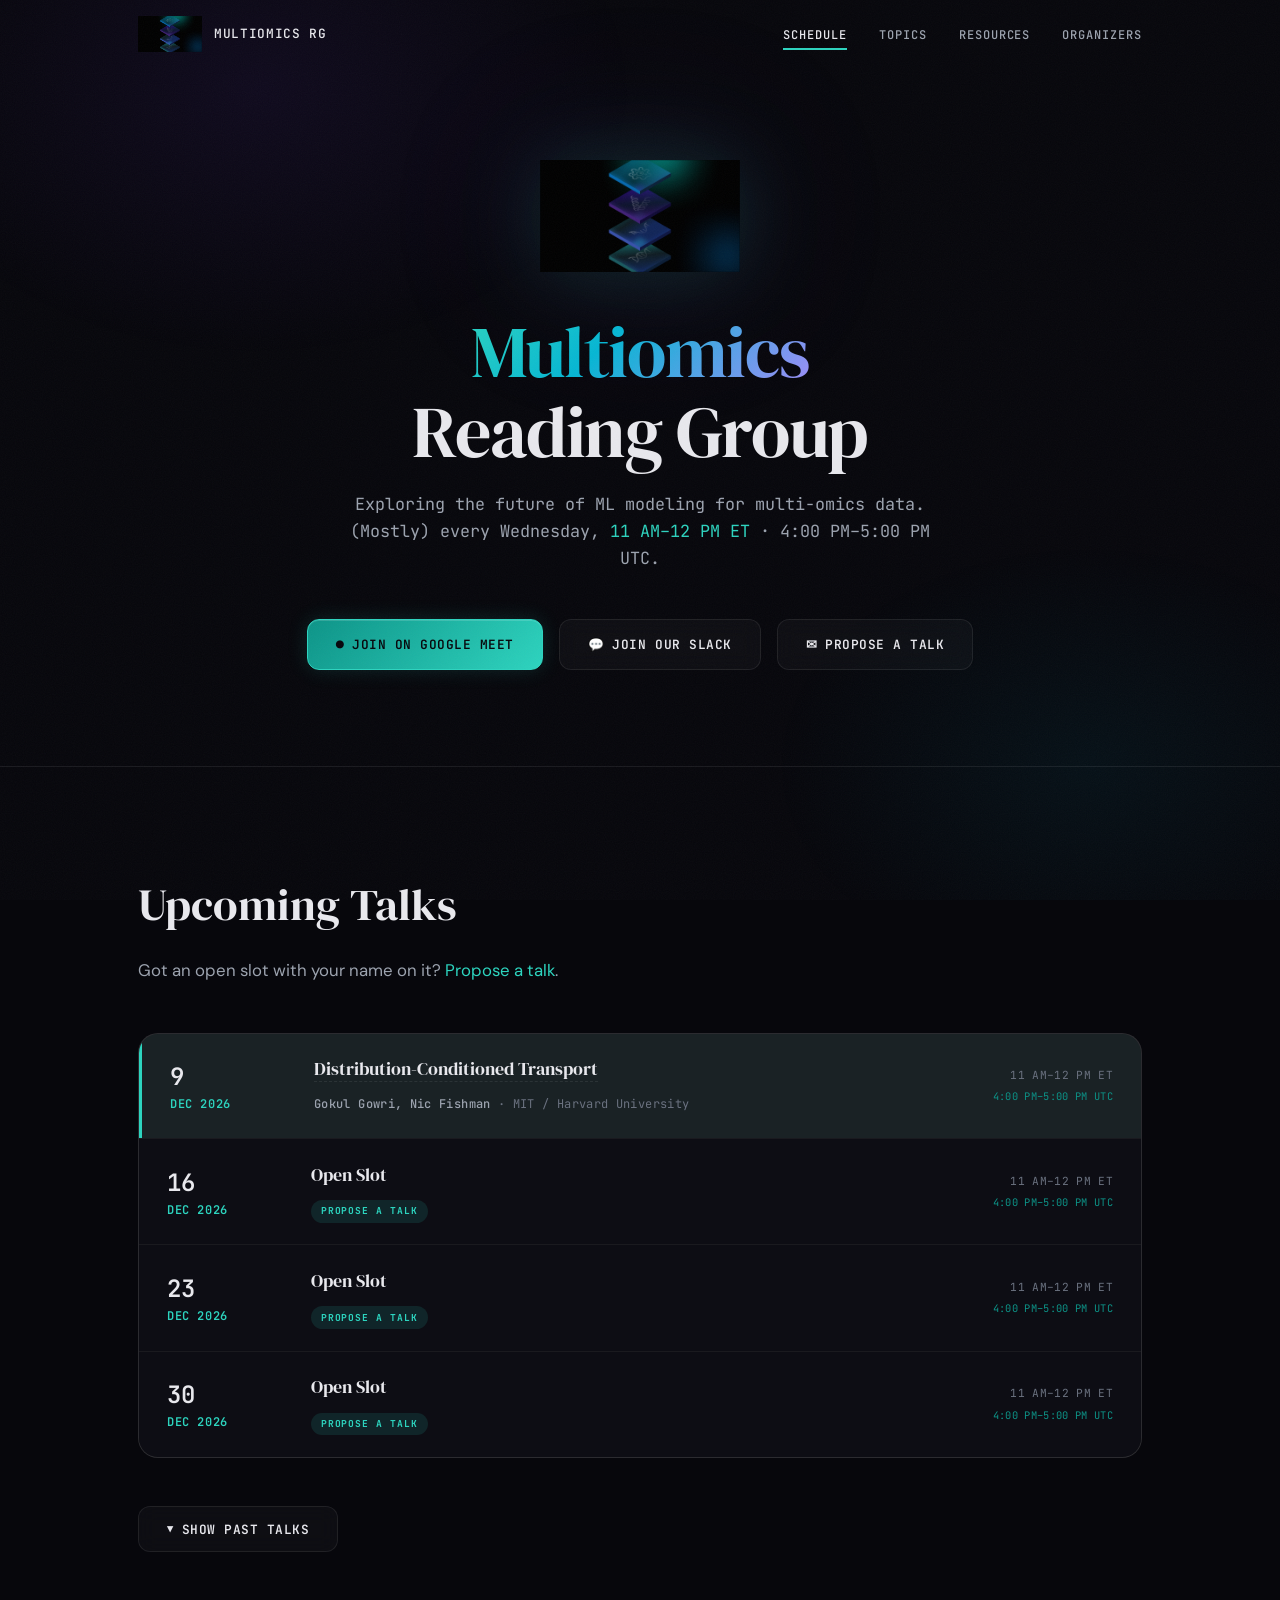
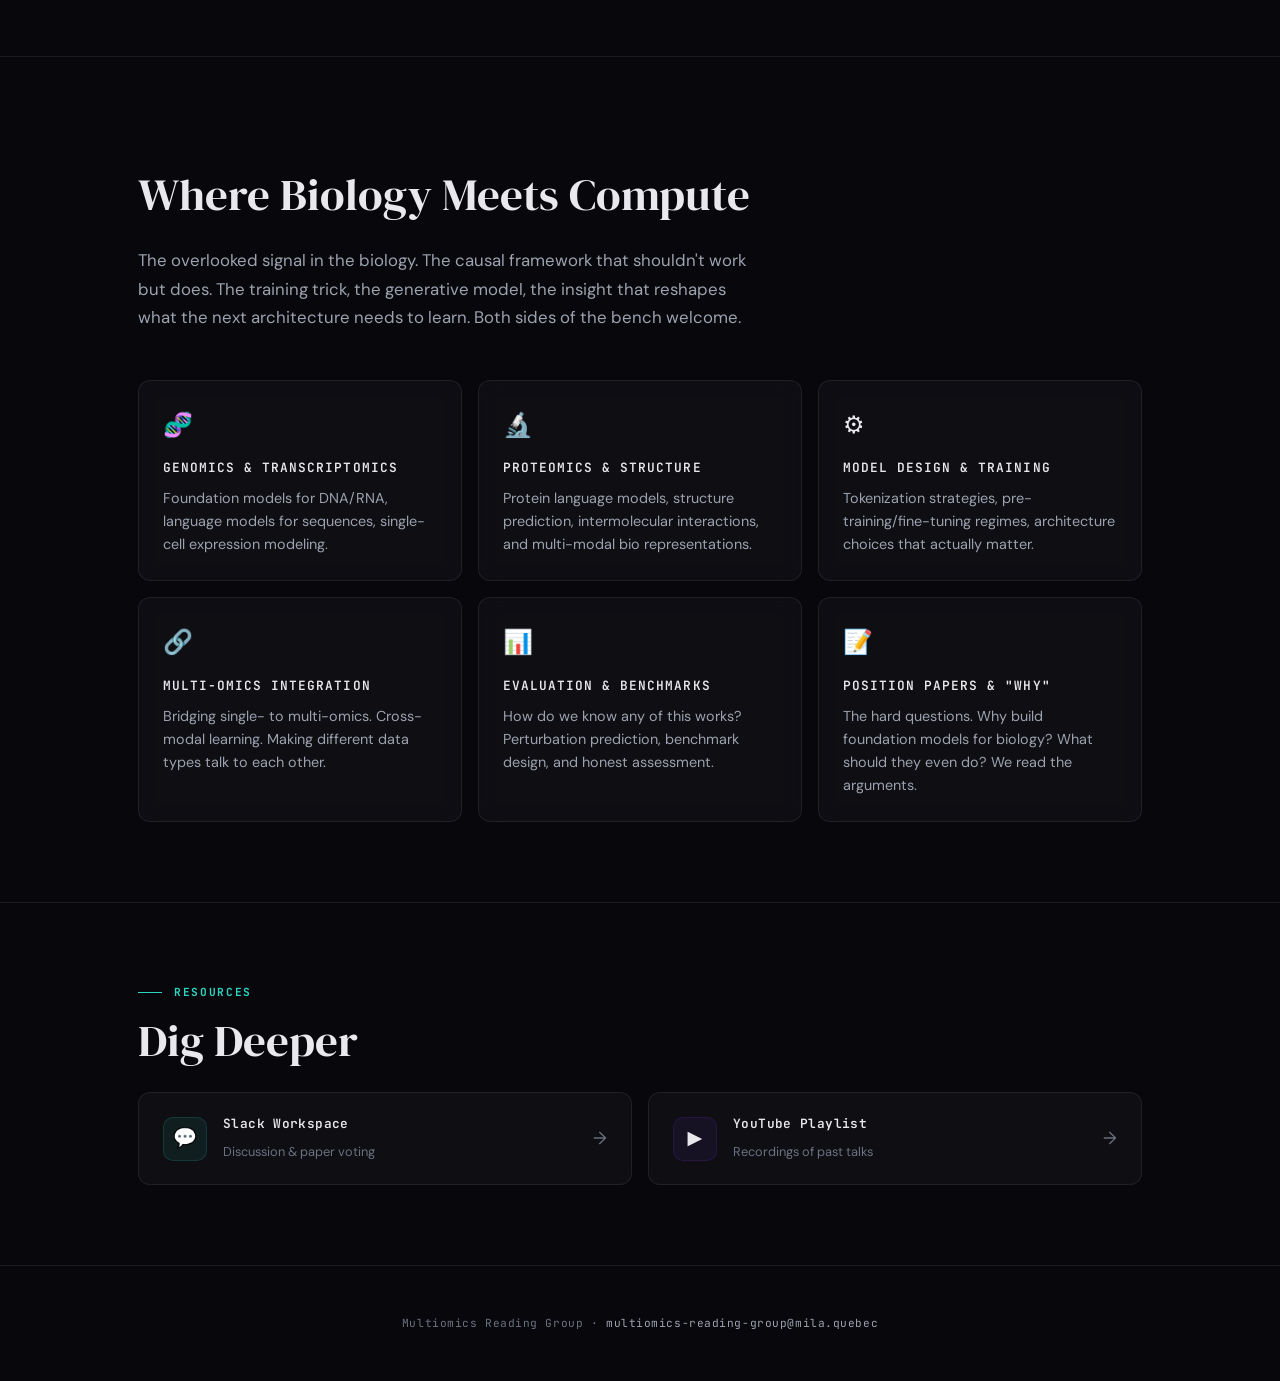
<file: index.html>
<!DOCTYPE html>
<html lang="en">
<head>
  <meta charset="UTF-8">
  <meta name="viewport" content="width=device-width, initial-scale=1.0">
  <title>Multiomics Reading Group</title>
  <meta name="description" content="Exploring the future of ML modeling for multi-omics data. Weekly talks on genomics, transcriptomics, proteomics, and more.">
  <meta name="theme-color" content="#07070c">
  <link rel="icon" type="image/png" href="assets/logo.png">
  <link rel="preconnect" href="https://fonts.googleapis.com">
  <link rel="preconnect" href="https://fonts.gstatic.com" crossorigin>
  <link rel="stylesheet" href="https://fonts.googleapis.com/css2?family=DM+Sans:ital,wght@0,400;0,500;0,700;1,400&family=DM+Serif+Display:ital@0;1&family=JetBrains+Mono:wght@400;500;700&display=swap">
  <link rel="stylesheet" href="assets/style.css">
  <!-- Google Analytics -->
  <script async src="https://www.googletagmanager.com/gtag/js?id=G-GBHXXDXN7W"></script>
  <script>
    window.dataLayer = window.dataLayer || [];
    function gtag(){dataLayer.push(arguments);}
    gtag('js', new Date());
    gtag('config', 'G-GBHXXDXN7W');
  </script>
</head>
<body>

  <a href="#main" class="skip-link">Skip to content</a>
  <div class="bg-glow" aria-hidden="true"></div>

  <!-- ======== NAV ======== -->
  <nav class="nav" role="navigation" aria-label="Main">
    <div class="container">
      <a href="index.html" class="nav-brand" aria-label="Home">
        <img src="assets/logo.png" alt="" width="36" height="36">
        <span>Multiomics RG</span>
      </a>
      <button class="nav-toggle" aria-label="Toggle menu" aria-expanded="false">
        <span></span><span></span><span></span>
      </button>
      <ul class="nav-links">
        <li><a href="#schedule" class="active">Schedule</a></li>
        <li><a href="#topics">Topics</a></li>
        <li><a href="#resources">Resources</a></li>
        <li><a href="organizers.html">Organizers</a></li>
      </ul>
    </div>
  </nav>

  <!-- ======== HERO ======== -->
  <main id="main">
    <section class="hero">
      <div class="container">
        <img src="assets/logo.png" alt="Multiomics Reading Group logo" class="hero-logo fade-up">
        <h1 class="fade-up">
          <span class="accent">Multiomics</span><br>Reading Group
        </h1>
        <p class="hero-tagline fade-up">
          Exploring the future of ML modeling for multi-omics data.<br>
          (Mostly) every Wednesday, <em>11 AM–12 PM ET</em><span id="hero-local-time"></span>.
        </p>
        <div class="cta-group fade-up">
          <a href="https://meet.google.com/bvv-fcdn-rxm" class="btn btn-primary" target="_blank" rel="noopener">
            <span aria-hidden="true">&#9679;</span> Join on Google Meet
          </a>
          <a href="https://join.slack.com/t/multiomics-rg/shared_invite/zt-3h75lf643-GU70MKYouIiuFIWMczLGPQ" class="btn btn-secondary" target="_blank" rel="noopener">
            <span aria-hidden="true">&#x1F4AC;</span> Join Our Slack
          </a>
          <a href="mailto:multiomics-reading-group@mila.quebec" class="btn btn-secondary">
            <span aria-hidden="true">&#9993;</span> Propose a Talk
          </a>
        </div>
      </div>
    </section>

    <!-- ======== SCHEDULE ======== -->
    <section id="schedule">
      <div class="container">
        <div class="section-label fade-up">Schedule</div>
        <h2 class="section-title fade-up">Upcoming Talks</h2>
        <p class="section-subtitle fade-up">
          Got an open slot with your name on it? <a href="mailto:multiomics-reading-group@mila.quebec">Propose a talk</a>.
        </p>

        <div id="upcoming-talks" class="schedule-list fade-up" role="list" aria-label="Upcoming talks">
          <p class="schedule-empty">Loading schedule&hellip;</p>
        </div>

        <!-- Past talks: collapsed by default -->
        <div style="margin-top: 3rem;">
          <button id="past-toggle" class="btn btn-secondary" aria-expanded="false" aria-controls="past-section" style="margin-bottom: 1.5rem;">
            <span class="toggle-arrow" style="display:inline-block;transition:transform 0.3s;" aria-hidden="true">&#9660;</span>
            <span class="toggle-text">Show Past Talks</span>
          </button>
          <div id="past-section" aria-hidden="true" style="display:none;">
            <div id="past-talks" role="list" aria-label="Past talks">
              <p class="schedule-empty">Loading&hellip;</p>
            </div>
          </div>
        </div>
      </div>
    </section>

    <!-- ======== TOPICS ======== -->
    <section id="topics" style="border-top: 1px solid var(--glass-border);">
      <div class="container">
        <div class="section-label fade-up">What We Cover</div>
        <h2 class="section-title fade-up">Where Biology Meets Compute</h2>
        <p class="section-subtitle fade-up">
          The overlooked signal in the biology. The causal framework that shouldn't work but does. The training trick, the generative model, the insight that reshapes what the next architecture needs to learn. Both sides of the bench welcome.
        </p>
        <div class="topics-grid stagger">
          <div class="topic-card fade-up">
            <span class="topic-icon" aria-hidden="true">&#x1F9EC;</span>
            <h3>Genomics &amp; Transcriptomics</h3>
            <p>Foundation models for DNA/RNA, language models for sequences, single-cell expression modeling.</p>
          </div>
          <div class="topic-card fade-up">
            <span class="topic-icon" aria-hidden="true">&#x1F52C;</span>
            <h3>Proteomics &amp; Structure</h3>
            <p>Protein language models, structure prediction, intermolecular interactions, and multi-modal bio representations.</p>
          </div>
          <div class="topic-card fade-up">
            <span class="topic-icon" aria-hidden="true">&#x2699;&#xFE0F;</span>
            <h3>Model Design &amp; Training</h3>
            <p>Tokenization strategies, pre-training/fine-tuning regimes, architecture choices that actually matter.</p>
          </div>
          <div class="topic-card fade-up">
            <span class="topic-icon" aria-hidden="true">&#x1F517;</span>
            <h3>Multi-Omics Integration</h3>
            <p>Bridging single- to multi-omics. Cross-modal learning. Making different data types talk to each other.</p>
          </div>
          <div class="topic-card fade-up">
            <span class="topic-icon" aria-hidden="true">&#x1F4CA;</span>
            <h3>Evaluation &amp; Benchmarks</h3>
            <p>How do we know any of this works? Perturbation prediction, benchmark design, and honest assessment.</p>
          </div>
          <div class="topic-card fade-up">
            <span class="topic-icon" aria-hidden="true">&#x1F4DD;</span>
            <h3>Position Papers &amp; "Why"</h3>
            <p>The hard questions. Why build foundation models for biology? What should they even do? We read the arguments.</p>
          </div>
        </div>
      </div>
    </section>

    <!-- ======== RESOURCES ======== -->
    <section id="resources" style="border-top: 1px solid var(--glass-border);">
      <div class="container">
        <div class="section-label fade-up">Resources</div>
        <h2 class="section-title fade-up">Dig Deeper</h2>
        <div class="resources-row fade-up">
          <a href="https://join.slack.com/t/multiomics-rg/shared_invite/zt-3h75lf643-GU70MKYouIiuFIWMczLGPQ" class="resource-link" target="_blank" rel="noopener">
            <div class="resource-icon" aria-hidden="true">&#x1F4AC;</div>
            <div class="resource-text">
              <strong>Slack Workspace</strong>
              <span>Discussion &amp; paper voting</span>
            </div>
            <span class="resource-arrow" aria-hidden="true">&rarr;</span>
          </a>
          <a href="https://www.youtube.com/playlist?list=PLoVkjhDgBOt1W6a6Gc2KCGvZNg_fVamD-" class="resource-link" target="_blank" rel="noopener">
            <div class="resource-icon" aria-hidden="true">&#x25B6;</div>
            <div class="resource-text">
              <strong>YouTube Playlist</strong>
              <span>Recordings of past talks</span>
            </div>
            <span class="resource-arrow" aria-hidden="true">&rarr;</span>
          </a>
        </div>
      </div>
    </section>
  </main>

  <!-- ======== FOOTER ======== -->
  <footer class="footer">
    <div class="container">
      <p>Multiomics Reading Group &middot; <a href="mailto:multiomics-reading-group@mila.quebec">multiomics-reading-group@mila.quebec</a></p>
    </div>
  </footer>

  <script src="js/main.js"></script>
</body>
</html>
</file>
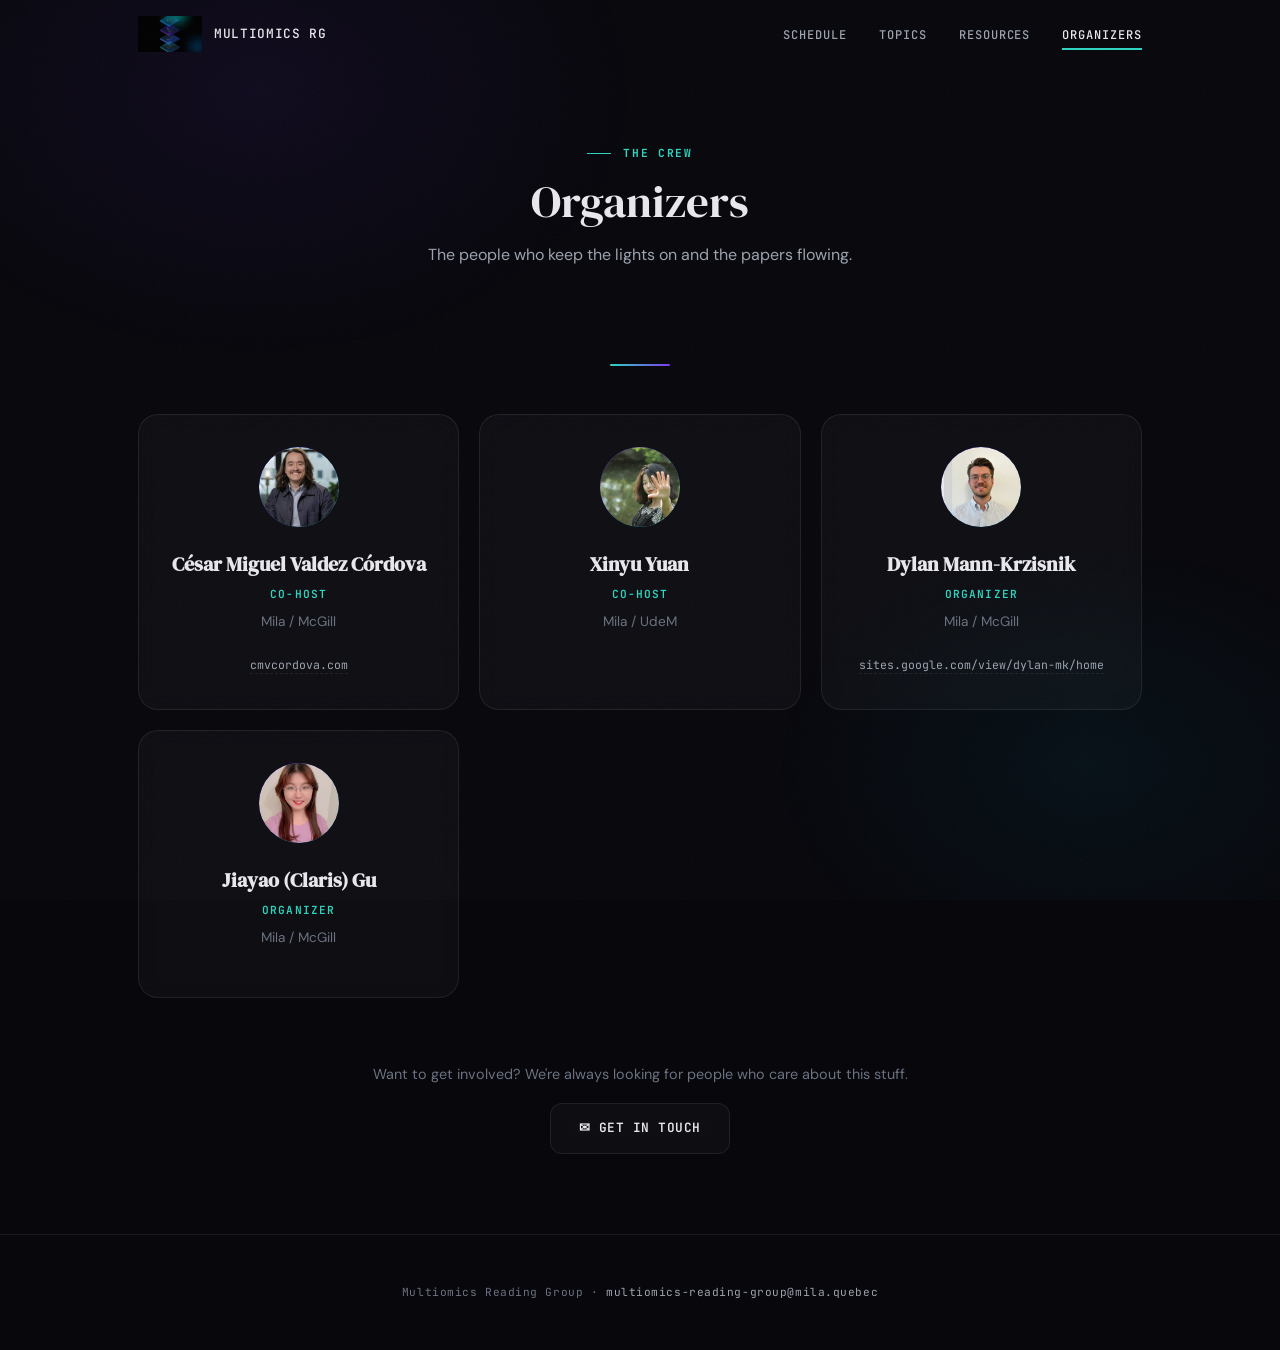
<file: organizers.html>
<!DOCTYPE html>
<html lang="en">
<head>
  <meta charset="UTF-8">
  <meta name="viewport" content="width=device-width, initial-scale=1.0">
  <title>Organizers — Multiomics Reading Group</title>
  <meta name="description" content="Meet the organizing committee of the Multiomics Reading Group.">
  <meta name="theme-color" content="#07070c">
  <link rel="icon" type="image/png" href="assets/logo.png">
  <link rel="preconnect" href="https://fonts.googleapis.com">
  <link rel="preconnect" href="https://fonts.gstatic.com" crossorigin>
  <link rel="stylesheet" href="https://fonts.googleapis.com/css2?family=DM+Sans:ital,wght@0,400;0,500;0,700;1,400&family=DM+Serif+Display:ital@0;1&family=JetBrains+Mono:wght@400;500;700&display=swap">
  <link rel="stylesheet" href="assets/style.css">
  <!-- Google Analytics -->
  <script async src="https://www.googletagmanager.com/gtag/js?id=G-GBHXXDXN7W"></script>
  <script>
    window.dataLayer = window.dataLayer || [];
    function gtag(){dataLayer.push(arguments);}
    gtag('js', new Date());
    gtag('config', 'G-GBHXXDXN7W');
  </script>
</head>
<body>

  <a href="#main" class="skip-link">Skip to content</a>
  <div class="bg-glow" aria-hidden="true"></div>

  <!-- ======== NAV ======== -->
  <nav class="nav" role="navigation" aria-label="Main">
    <div class="container">
      <a href="index.html" class="nav-brand" aria-label="Home">
        <img src="assets/logo.png" alt="" width="36" height="36">
        <span>Multiomics RG</span>
      </a>
      <button class="nav-toggle" aria-label="Toggle menu" aria-expanded="false">
        <span></span><span></span><span></span>
      </button>
      <ul class="nav-links">
        <li><a href="index.html#schedule">Schedule</a></li>
        <li><a href="index.html#topics">Topics</a></li>
        <li><a href="index.html#resources">Resources</a></li>
        <li><a href="organizers.html" class="active">Organizers</a></li>
      </ul>
    </div>
  </nav>

  <!-- ======== MAIN ======== -->
  <main id="main">
    <section class="page-header">
      <div class="container">
        <div class="section-label fade-up">The Crew</div>
        <h1 class="section-title fade-up">Organizers</h1>
        <p class="fade-up">The people who keep the lights on and the papers flowing.</p>
      </div>
    </section>

    <div class="divider"></div>

    <section style="padding-top: 0;">
      <div class="container">
        <div id="organizers-grid" class="organizers-grid stagger">
          <!-- Rendered by main.js -->
        </div>

        <div style="margin-top: 4rem; text-align: center;" class="fade-up">
          <p style="color: var(--text-muted); font-size: 0.9rem; margin-bottom: 1rem;">
            Want to get involved? We're always looking for people who care about this stuff.
          </p>
          <a href="mailto:multiomics-reading-group@mila.quebec" class="btn btn-secondary">
            <span aria-hidden="true">&#9993;</span> Get in Touch
          </a>
        </div>
      </div>
    </section>
  </main>

  <!-- ======== FOOTER ======== -->
  <footer class="footer">
    <div class="container">
      <p>Multiomics Reading Group &middot; <a href="mailto:multiomics-reading-group@mila.quebec">multiomics-reading-group@mila.quebec</a></p>
    </div>
  </footer>

  <script src="js/main.js"></script>
</body>
</html>
</file>
<file: assets/style.css>
/* ============================================
   MULTIOMICS READING GROUP — Main Stylesheet
   Scholar-punk dark mode. Glass + grit.
   ============================================ */

/* --- Fonts ---
   DM Serif Display: editorial weight for headings
   JetBrains Mono: hacker energy for labels/meta
   DM Sans: readable body
   Loaded via <link> in HTML (not @import) to avoid render-blocking waterfall.
*/

/* --- Variables --- */
:root {
  --bg-deep: #07070c;
  --bg-surface: #0d0d14;
  --bg-card: rgba(255, 255, 255, 0.03);
  --bg-card-hover: rgba(255, 255, 255, 0.06);
  --glass-border: rgba(255, 255, 255, 0.08);
  --glass-border-hover: rgba(255, 255, 255, 0.15);

  --teal: #2dd4bf;
  --teal-dim: #0d9488;
  --cyan: #06b6d4;
  --purple: #7c3aed;
  --purple-glow: #a78bfa;
  --blue: #2563eb;
  --blue-bright: #60a5fa;

  --text-primary: #e8e8ed;
  --text-secondary: #9ca3af;
  --text-muted: #6b7280;

  --font-display: 'DM Serif Display', Georgia, serif;
  --font-body: 'DM Sans', system-ui, sans-serif;
  --font-mono: 'JetBrains Mono', 'Fira Code', monospace;

  --radius: 12px;
  --radius-lg: 20px;
  --transition: 0.3s cubic-bezier(0.4, 0, 0.2, 1);
}

/* --- Reset & Base --- */
*, *::before, *::after {
  margin: 0;
  padding: 0;
  box-sizing: border-box;
}

html {
  scroll-behavior: smooth;
  -webkit-font-smoothing: antialiased;
  -moz-osx-font-smoothing: grayscale;
}

body {
  font-family: var(--font-body);
  background: var(--bg-deep);
  color: var(--text-primary);
  line-height: 1.7;
  overflow-x: hidden;
  min-height: 100vh;
}

/* --- Noise texture overlay --- */
body::before {
  content: '';
  position: fixed;
  inset: 0;
  z-index: 9999;
  pointer-events: none;
  opacity: 0.035;
  background-image: url("data:image/svg+xml,%3Csvg viewBox='0 0 256 256' xmlns='http://www.w3.org/2000/svg'%3E%3Cfilter id='noise'%3E%3CfeTurbulence type='fractalNoise' baseFrequency='0.9' numOctaves='4' stitchTiles='stitch'/%3E%3C/filter%3E%3Crect width='100%25' height='100%25' filter='url(%23noise)'/%3E%3C/svg%3E");
  background-repeat: repeat;
  background-size: 256px 256px;
}

/* --- Ambient background gradients --- */
.bg-glow {
  position: fixed;
  inset: 0;
  z-index: -1;
  overflow: hidden;
  pointer-events: none;
}

.bg-glow::before {
  content: '';
  position: absolute;
  top: -20%;
  left: -10%;
  width: 60%;
  height: 60%;
  background: radial-gradient(ellipse, rgba(124, 58, 237, 0.08) 0%, transparent 70%);
  animation: drift-1 25s ease-in-out infinite;
}

.bg-glow::after {
  content: '';
  position: absolute;
  bottom: -10%;
  right: -10%;
  width: 50%;
  height: 50%;
  background: radial-gradient(ellipse, rgba(6, 182, 212, 0.06) 0%, transparent 70%);
  animation: drift-2 30s ease-in-out infinite;
}

@keyframes drift-1 {
  0%, 100% { transform: translate(0, 0) scale(1); }
  33% { transform: translate(5%, 10%) scale(1.1); }
  66% { transform: translate(-3%, -5%) scale(0.95); }
}

@keyframes drift-2 {
  0%, 100% { transform: translate(0, 0) scale(1); }
  50% { transform: translate(-8%, -5%) scale(1.15); }
}

/* --- Selection --- */
::selection {
  background: rgba(45, 212, 191, 0.25);
  color: #fff;
}

/* --- Links --- */
a {
  color: var(--teal);
  text-decoration: none;
  transition: color var(--transition);
}
a:hover {
  color: var(--cyan);
}
a:focus-visible {
  outline: 2px solid var(--teal);
  outline-offset: 3px;
  border-radius: 3px;
}

/* --- Layout --- */
.container {
  max-width: 1100px;
  margin: 0 auto;
  padding: 0 clamp(1.25rem, 4vw, 3rem);
}

/* ===========================
   NAVIGATION
   =========================== */
.nav {
  position: fixed;
  top: 0;
  left: 0;
  right: 0;
  z-index: 100;
  padding: 1rem 0;
  transition: background var(--transition), backdrop-filter var(--transition);
}

.nav.scrolled {
  background: rgba(7, 7, 12, 0.85);
  backdrop-filter: blur(20px) saturate(1.5);
  border-bottom: 1px solid var(--glass-border);
}

.nav .container {
  display: flex;
  align-items: center;
  justify-content: space-between;
}

.nav-brand {
  display: flex;
  align-items: center;
  gap: 0.75rem;
  text-decoration: none;
  color: var(--text-primary);
}

.nav-brand img {
  height: 36px;
  width: auto;
}

.nav-brand span {
  font-family: var(--font-mono);
  font-size: 0.8rem;
  font-weight: 500;
  letter-spacing: 0.05em;
  text-transform: uppercase;
}

.nav-links {
  display: flex;
  align-items: center;
  gap: 2rem;
  list-style: none;
}

.nav-links a {
  font-family: var(--font-mono);
  font-size: 0.75rem;
  font-weight: 500;
  letter-spacing: 0.08em;
  text-transform: uppercase;
  color: var(--text-secondary);
  padding: 0.4rem 0;
  position: relative;
}

.nav-links a::after {
  content: '';
  position: absolute;
  bottom: 0;
  left: 0;
  width: 0;
  height: 1.5px;
  background: var(--teal);
  transition: width var(--transition);
}

.nav-links a:hover,
.nav-links a.active {
  color: var(--text-primary);
}

.nav-links a:hover::after,
.nav-links a.active::after {
  width: 100%;
}

/* Mobile nav toggle */
.nav-toggle {
  display: none;
  flex-direction: column;
  gap: 5px;
  background: none;
  border: none;
  cursor: pointer;
  padding: 4px;
}

.nav-toggle span {
  display: block;
  width: 22px;
  height: 2px;
  background: var(--text-secondary);
  transition: var(--transition);
  border-radius: 1px;
}

/* ===========================
   HERO
   =========================== */
.hero {
  padding: 10rem 0 5rem;
  text-align: center;
  position: relative;
}

.hero-logo {
  width: clamp(100px, 18vw, 200px);
  height: auto;
  margin-bottom: 2rem;
  filter: drop-shadow(0 0 40px rgba(45, 212, 191, 0.15))
          drop-shadow(0 0 80px rgba(124, 58, 237, 0.1));
  animation: float 8s ease-in-out infinite;
}

@keyframes float {
  0%, 100% { transform: translateY(0); }
  50% { transform: translateY(-12px); }
}

.hero h1 {
  font-family: var(--font-display);
  font-size: clamp(2.5rem, 6vw, 4.5rem);
  font-weight: 400;
  line-height: 1.1;
  margin-bottom: 1.25rem;
  letter-spacing: -0.02em;
}

.hero h1 .accent {
  background: linear-gradient(135deg, var(--teal) 0%, var(--cyan) 40%, var(--purple-glow) 100%);
  -webkit-background-clip: text;
  -webkit-text-fill-color: transparent;
  background-clip: text;
}

.hero-tagline {
  font-family: var(--font-mono);
  font-size: clamp(0.85rem, 1.8vw, 1.05rem);
  color: var(--text-secondary);
  max-width: 600px;
  margin: 0 auto 3rem;
  font-weight: 400;
  line-height: 1.6;
}

.hero-tagline em {
  color: var(--teal);
  font-style: normal;
}

/* --- CTA Buttons --- */
.cta-group {
  display: flex;
  justify-content: center;
  gap: 1rem;
  flex-wrap: wrap;
  margin-bottom: 1rem;
}

.btn {
  display: inline-flex;
  align-items: center;
  gap: 0.5rem;
  font-family: var(--font-mono);
  font-size: 0.8rem;
  font-weight: 600;
  letter-spacing: 0.04em;
  text-transform: uppercase;
  padding: 0.85rem 1.75rem;
  border-radius: var(--radius);
  border: 1px solid transparent;
  cursor: pointer;
  text-decoration: none;
  transition: all var(--transition);
  position: relative;
  overflow: hidden;
}

.btn-primary {
  background: linear-gradient(135deg, var(--teal-dim), var(--teal));
  color: var(--bg-deep);
  border-color: var(--teal);
  box-shadow: 0 0 20px rgba(45, 212, 191, 0.15),
              inset 0 1px 0 rgba(255, 255, 255, 0.15);
}

.btn-primary:hover {
  background: linear-gradient(135deg, var(--teal), #5eead4);
  color: var(--bg-deep);
  box-shadow: 0 0 30px rgba(45, 212, 191, 0.3),
              0 4px 20px rgba(45, 212, 191, 0.15);
  transform: translateY(-2px);
}

.btn-secondary {
  background: var(--bg-card);
  color: var(--text-primary);
  border-color: var(--glass-border);
  backdrop-filter: blur(10px);
}

.btn-secondary:hover {
  background: var(--bg-card-hover);
  border-color: var(--purple-glow);
  color: var(--purple-glow);
  box-shadow: 0 0 25px rgba(124, 58, 237, 0.1);
  transform: translateY(-2px);
}

/* ===========================
   SECTIONS
   =========================== */
section {
  padding: 5rem 0;
}

.section-label {
  font-family: var(--font-mono);
  font-size: 0.7rem;
  font-weight: 700;
  letter-spacing: 0.15em;
  text-transform: uppercase;
  color: var(--teal);
  margin-bottom: 0.75rem;
  display: flex;
  align-items: center;
  gap: 0.75rem;
}

.section-label::before {
  content: '';
  display: block;
  width: 24px;
  height: 1.5px;
  background: var(--teal);
}

.section-title {
  font-family: var(--font-display);
  font-size: clamp(1.8rem, 4vw, 2.8rem);
  font-weight: 400;
  margin-bottom: 1.5rem;
  line-height: 1.2;
}

.section-subtitle {
  color: var(--text-secondary);
  font-size: 1.05rem;
  max-width: 620px;
  margin-bottom: 3rem;
  line-height: 1.7;
}

/* ===========================
   SCHEDULE / CALENDAR
   =========================== */
#schedule {
  border-top: 1px solid var(--glass-border);
}

.schedule-list {
  display: flex;
  flex-direction: column;
  gap: 1px;
  background: var(--glass-border);
  border-radius: var(--radius-lg);
  overflow: hidden;
  border: 1px solid var(--glass-border);
}

.schedule-item {
  display: grid;
  grid-template-columns: 120px 1fr auto;
  align-items: center;
  gap: 1.5rem;
  padding: 1.35rem 1.75rem;
  background: var(--bg-surface);
  transition: background var(--transition);
}

.schedule-item:hover {
  background: var(--bg-card-hover);
}

.schedule-item.is-next {
  background: rgba(45, 212, 191, 0.04);
  border-left: 3px solid var(--teal);
}

.schedule-date {
  font-family: var(--font-mono);
  font-size: 0.75rem;
  font-weight: 600;
  color: var(--teal);
  text-transform: uppercase;
  letter-spacing: 0.05em;
  line-height: 1.5;
}

.schedule-date .day {
  font-size: 1.5rem;
  display: block;
  color: var(--text-primary);
  letter-spacing: -0.02em;
}

.schedule-info {
  min-width: 0;
}

.schedule-title {
  font-family: var(--font-display);
  font-size: 1.1rem;
  margin-bottom: 0.25rem;
  color: var(--text-primary);
}

.schedule-speaker {
  font-family: var(--font-mono);
  font-size: 0.75rem;
  color: var(--text-muted);
  letter-spacing: 0.03em;
}

.schedule-speaker strong {
  color: var(--text-secondary);
  font-weight: 500;
}

.schedule-time {
  font-family: var(--font-mono);
  font-size: 0.7rem;
  color: var(--text-muted);
  text-align: right;
  white-space: nowrap;
  letter-spacing: 0.03em;
}

.schedule-local-time {
  display: block;
  color: var(--teal-dim);
  margin-top: 0.2rem;
  font-size: 0.65rem;
}

.schedule-paper-link {
  color: var(--text-primary);
  text-decoration: none;
  border-bottom: 1px dashed var(--glass-border);
  transition: color var(--transition), border-color var(--transition);
}

.schedule-paper-link:hover {
  color: var(--teal);
  border-color: var(--teal);
}

.schedule-badge {
  display: inline-block;
  font-family: var(--font-mono);
  font-size: 0.6rem;
  font-weight: 700;
  letter-spacing: 0.1em;
  text-transform: uppercase;
  padding: 0.2rem 0.6rem;
  border-radius: 99px;
  background: rgba(45, 212, 191, 0.12);
  color: var(--teal);
  margin-top: 0.35rem;
}

/* ===========================
   TOPICS / WHAT WE COVER
   =========================== */
.topics-grid {
  display: grid;
  grid-template-columns: repeat(auto-fill, minmax(280px, 1fr));
  gap: 1rem;
}

.topic-card {
  padding: 1.5rem;
  background: var(--bg-card);
  border: 1px solid var(--glass-border);
  border-radius: var(--radius);
  backdrop-filter: blur(10px);
  transition: all var(--transition);
  position: relative;
  overflow: hidden;
}

.topic-card::before {
  content: '';
  position: absolute;
  top: 0;
  left: 0;
  right: 0;
  height: 2px;
  background: linear-gradient(90deg, transparent, var(--teal), transparent);
  opacity: 0;
  transition: opacity var(--transition);
}

.topic-card:hover {
  border-color: var(--glass-border-hover);
  background: var(--bg-card-hover);
  transform: translateY(-3px);
}

.topic-card:hover::before {
  opacity: 1;
}

.topic-icon {
  font-size: 1.5rem;
  margin-bottom: 0.75rem;
  display: block;
}

.topic-card h3 {
  font-family: var(--font-mono);
  font-size: 0.8rem;
  font-weight: 600;
  text-transform: uppercase;
  letter-spacing: 0.08em;
  margin-bottom: 0.5rem;
  color: var(--text-primary);
}

.topic-card p {
  font-size: 0.9rem;
  color: var(--text-secondary);
  line-height: 1.6;
}

/* ===========================
   RESOURCES
   =========================== */
.resources-row {
  display: grid;
  grid-template-columns: repeat(auto-fit, minmax(280px, 1fr));
  gap: 1rem;
}

.resource-link {
  display: flex;
  align-items: center;
  gap: 1rem;
  padding: 1.25rem 1.5rem;
  background: var(--bg-card);
  border: 1px solid var(--glass-border);
  border-radius: var(--radius);
  transition: all var(--transition);
  text-decoration: none;
  color: var(--text-primary);
}

.resource-link:hover {
  border-color: var(--glass-border-hover);
  background: var(--bg-card-hover);
  transform: translateY(-2px);
  color: var(--text-primary);
}

.resource-icon {
  flex-shrink: 0;
  width: 44px;
  height: 44px;
  border-radius: 10px;
  display: flex;
  align-items: center;
  justify-content: center;
  font-size: 1.2rem;
  background: rgba(45, 212, 191, 0.08);
  border: 1px solid rgba(45, 212, 191, 0.15);
}

.resource-link:nth-child(2) .resource-icon {
  background: rgba(124, 58, 237, 0.08);
  border-color: rgba(124, 58, 237, 0.15);
}

.resource-text {
  min-width: 0;
}

.resource-text strong {
  display: block;
  font-family: var(--font-mono);
  font-size: 0.8rem;
  font-weight: 600;
  letter-spacing: 0.03em;
  margin-bottom: 0.15rem;
}

.resource-text span {
  font-size: 0.8rem;
  color: var(--text-muted);
}

.resource-arrow {
  margin-left: auto;
  font-size: 1.1rem;
  color: var(--text-muted);
  transition: transform var(--transition), color var(--transition);
}

.resource-link:hover .resource-arrow {
  transform: translateX(4px);
  color: var(--teal);
}

/* ===========================
   ORGANIZERS
   =========================== */
.organizers-grid {
  display: grid;
  grid-template-columns: repeat(auto-fill, minmax(260px, 1fr));
  gap: 1.25rem;
}

.organizer-card {
  padding: 2rem 1.75rem;
  background: var(--bg-card);
  border: 1px solid var(--glass-border);
  border-radius: var(--radius-lg);
  backdrop-filter: blur(10px);
  text-align: center;
  transition: all var(--transition);
  position: relative;
}

.organizer-card:hover {
  border-color: var(--glass-border-hover);
  background: var(--bg-card-hover);
  transform: translateY(-4px);
}

.organizer-avatar {
  width: 80px;
  height: 80px;
  border-radius: 50%;
  margin: 0 auto 1.25rem;
  background: linear-gradient(135deg, var(--purple), var(--teal-dim));
  display: flex;
  align-items: center;
  justify-content: center;
  font-family: var(--font-display);
  font-size: 1.75rem;
  color: white;
  position: relative;
  overflow: hidden;
}

.organizer-avatar img {
  width: 100%;
  height: 100%;
  object-fit: cover;
  border-radius: 50%;
}

.organizer-card h3 {
  font-family: var(--font-display);
  font-size: 1.25rem;
  margin-bottom: 0.25rem;
}

.organizer-role {
  font-family: var(--font-mono);
  font-size: 0.7rem;
  font-weight: 600;
  letter-spacing: 0.1em;
  text-transform: uppercase;
  color: var(--teal);
  margin-bottom: 0.4rem;
}

.organizer-affiliation {
  font-size: 0.85rem;
  color: var(--text-muted);
  margin-bottom: 1rem;
}

.organizer-link {
  font-family: var(--font-mono);
  font-size: 0.72rem;
  color: var(--text-secondary);
  border-bottom: 1px dashed var(--glass-border);
  padding-bottom: 1px;
  transition: color var(--transition), border-color var(--transition);
}

.organizer-link:hover {
  color: var(--teal);
  border-color: var(--teal);
}

/* ===========================
   FOOTER
   =========================== */
.footer {
  border-top: 1px solid var(--glass-border);
  padding: 3rem 0;
  text-align: center;
}

.footer p {
  font-family: var(--font-mono);
  font-size: 0.7rem;
  color: var(--text-muted);
  letter-spacing: 0.05em;
}

.footer a {
  color: var(--text-secondary);
}

/* ===========================
   ANIMATIONS — Entrance
   =========================== */
.fade-up {
  opacity: 0;
  transform: translateY(24px);
  transition: opacity 0.7s cubic-bezier(0.16, 1, 0.3, 1),
              transform 0.7s cubic-bezier(0.16, 1, 0.3, 1);
}

.fade-up.visible {
  opacity: 1;
  transform: translateY(0);
}

/* Stagger children */
.stagger > .fade-up:nth-child(1) { transition-delay: 0s; }
.stagger > .fade-up:nth-child(2) { transition-delay: 0.07s; }
.stagger > .fade-up:nth-child(3) { transition-delay: 0.14s; }
.stagger > .fade-up:nth-child(4) { transition-delay: 0.21s; }
.stagger > .fade-up:nth-child(5) { transition-delay: 0.28s; }
.stagger > .fade-up:nth-child(6) { transition-delay: 0.35s; }
.stagger > .fade-up:nth-child(7) { transition-delay: 0.42s; }
.stagger > .fade-up:nth-child(8) { transition-delay: 0.49s; }

/* ===========================
   RESPONSIVE
   =========================== */
@media (max-width: 768px) {
  .nav-links {
    display: none;
    position: fixed;
    top: 0;
    left: 0;
    right: 0;
    bottom: 0;
    background: rgba(7, 7, 12, 0.97);
    backdrop-filter: blur(20px);
    flex-direction: column;
    align-items: center;
    justify-content: center;
    gap: 2.5rem;
    z-index: 200;
  }

  .nav-links.open {
    display: flex;
  }

  .nav-links a {
    font-size: 1rem;
  }

  .nav-toggle {
    display: flex;
    z-index: 300;
  }

  .nav-toggle.open span:nth-child(1) {
    transform: rotate(45deg) translate(5px, 5px);
  }
  .nav-toggle.open span:nth-child(2) {
    opacity: 0;
  }
  .nav-toggle.open span:nth-child(3) {
    transform: rotate(-45deg) translate(5px, -5px);
  }

  .hero {
    padding: 8rem 0 3rem;
  }

  .schedule-item {
    grid-template-columns: 1fr;
    gap: 0.5rem;
    padding: 1.25rem;
  }

  .schedule-date {
    display: flex;
    align-items: baseline;
    gap: 0.5rem;
  }

  .schedule-date .day {
    font-size: 1.1rem;
    display: inline;
  }

  .schedule-time {
    text-align: left;
  }

  .topics-grid {
    grid-template-columns: 1fr;
  }

  .organizers-grid {
    grid-template-columns: 1fr;
  }
}

@media (max-width: 480px) {
  .cta-group {
    flex-direction: column;
    align-items: stretch;
  }

  .btn {
    justify-content: center;
  }
}

/* ===========================
   PAGE-SPECIFIC: Organizers
   =========================== */
.page-header {
  padding: 9rem 0 3rem;
  text-align: center;
}

.page-header .section-label {
  justify-content: center;
}

.page-header .section-title {
  margin-bottom: 0.75rem;
}

.page-header p {
  color: var(--text-secondary);
  max-width: 500px;
  margin: 0 auto;
}

/* Divider flourish */
.divider {
  width: 60px;
  height: 2px;
  background: linear-gradient(90deg, var(--teal), var(--purple));
  margin: 3rem auto;
  border-radius: 99px;
}

/* ===========================
   SKIP LINK (a11y)
   =========================== */
.skip-link {
  position: absolute;
  top: -100%;
  left: 1rem;
  background: var(--teal);
  color: var(--bg-deep);
  padding: 0.5rem 1rem;
  border-radius: 0 0 8px 8px;
  font-family: var(--font-mono);
  font-size: 0.8rem;
  z-index: 9999;
  transition: top 0.2s;
}

.skip-link:focus {
  top: 0;
}

/* ===========================
   PAST TALKS
   =========================== */
#past-section[aria-hidden="true"] {
  display: none !important;
}

#past-section[aria-hidden="false"] {
  display: block !important;
}

.past-session-group {
  margin-bottom: 2.5rem;
}

.past-session-label {
  font-family: var(--font-mono);
  font-size: 0.75rem;
  font-weight: 700;
  letter-spacing: 0.12em;
  text-transform: uppercase;
  color: var(--purple-glow);
  margin-bottom: 0.75rem;
  padding-left: 0.25rem;
}

.schedule-item.is-struck {
  opacity: 0.45;
}

.schedule-item.is-struck .schedule-title {
  text-decoration: line-through;
  text-decoration-color: var(--text-muted);
}

.schedule-item.is-skip {
  opacity: 0.35;
}

.schedule-badge.badge-cancelled {
  background: rgba(239, 68, 68, 0.12);
  color: #f87171;
}

.schedule-badge.badge-postponed {
  background: rgba(251, 191, 36, 0.12);
  color: #fbbf24;
}

.schedule-badge.badge-open {
  background: rgba(45, 212, 191, 0.12);
  color: var(--teal);
  cursor: pointer;
}

.schedule-empty {
  font-family: var(--font-mono);
  font-size: 0.85rem;
  color: var(--text-muted);
  text-align: center;
  padding: 2rem;
}

.toggle-arrow {
  font-size: 0.65rem;
}
</file>
